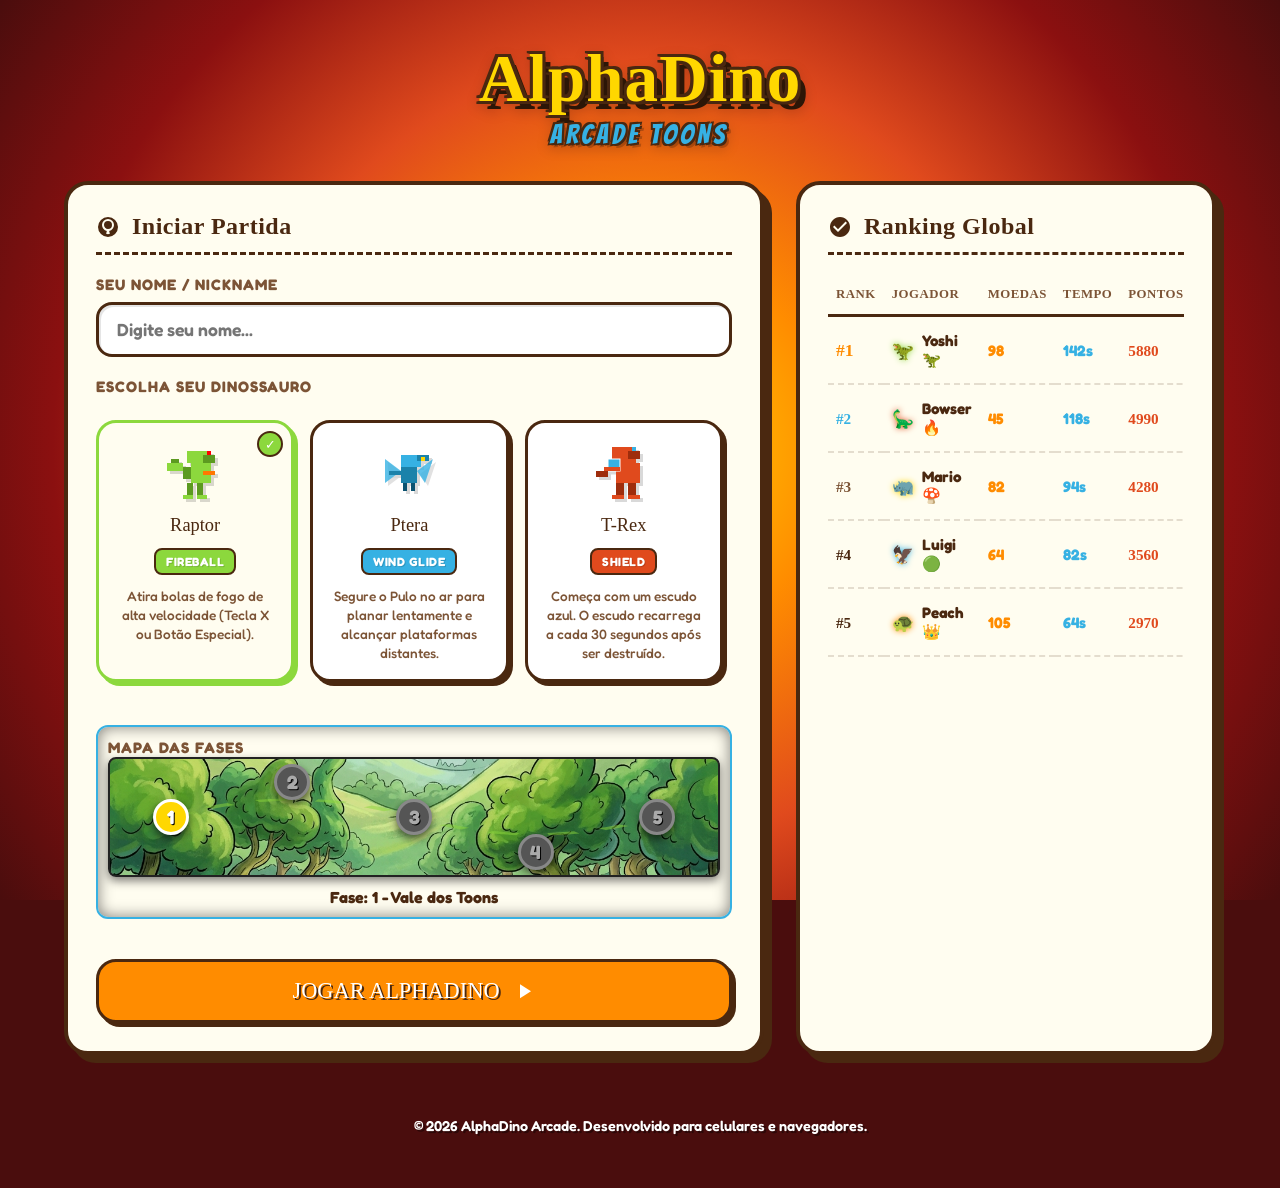
<file: index.html>
<!DOCTYPE html>
<html lang="pt-BR">
<head>
  <meta charset="UTF-8">
  <meta name="viewport" content="width=device-width, initial-scale=1.0">
  <title>AlphaDino - Plataforma Cartoon Platformer</title>
  <link rel="stylesheet" href="style.css">
  <link rel="manifest" href="manifest.json">
  <meta name="theme-color" content="#ff8c00">
  <link rel="apple-touch-icon" href="icon-192.png">
</head>
<body>
  <div class="container">
    
    <header>
      <div class="logo-container">
        <h1 class="logo-main" id="platform-title">AlphaDino</h1>
        <div class="logo-sub">Arcade Toons</div>
      </div>
    </header>
 
    <main class="dashboard-grid">
      
      <!-- Character Selection & Name Setup -->
      <section class="card" aria-labelledby="char-setup-title">
        <h2 id="char-setup-title" class="card-title">
          <svg style="width:24px;height:24px" viewBox="0 0 24 24">
            <path fill="currentColor" d="M12,2A10,10 0 0,0 2,12A10,10 0 0,0 12,22A10,10 0 0,0 22,12A10,10 0 0,0 12,2M12,4A6,6 0 0,1 18,10C18,12.91 15.96,15.35 13.14,15.88L13.88,18.64L12,19.14L10.12,18.64L10.86,15.88C8.04,15.35 6,12.91 6,10A6,6 0 0,1 12,4M12,6A4,4 0 0,0 8,10C8,12.2 9.8,14 12,14A4,4 0 0,0 16,10A4,4 0 0,0 12,6Z" />
          </svg>
          Iniciar Partida
        </h2>
        
        <!-- Player Name Setup -->
        <div class="setup-group">
          <label class="setup-label" for="player-name">Seu Nome / Nickname</label>
          <input type="text" id="player-name" class="input-glow" placeholder="Digite seu nome..." maxlength="15" autocomplete="off">
        </div>
 
        <!-- Character Carousel -->
        <div class="character-select-container">
          <label class="setup-label">Escolha seu Dinossauro</label>
          <div class="character-carousel" id="char-carousel">
            
            <!-- Character 1: Raptor (Green) -->
            <div class="character-card selected" data-char="raptor" style="--selected-color: var(--toon-green);">
              <div class="character-sprite">
                <svg viewBox="0 0 64 64">
                  <!-- Green Cyber Raptor -->
                  <rect x="24" y="12" width="24" height="12" fill="#8cd83d" />
                  <rect x="40" y="16" width="12" height="8" fill="#5c9a20" />
                  <rect x="44" y="12" width="4" height="4" fill="#ff0000" /> <!-- Red eye -->
                  <rect x="28" y="24" width="20" height="20" fill="#8cd83d" />
                  <rect x="20" y="28" width="8" height="12" fill="#5c9a20" />
                  <rect x="4" y="24" width="16" height="8" fill="#8cd83d" /> <!-- Tail -->
                  <rect x="8" y="20" width="8" height="4" fill="#5c9a20" />
                  <!-- Fire shoot weapon attachment -->
                  <rect x="40" y="32" width="12" height="4" fill="#ff7700" />
                  <!-- Legs -->
                  <rect x="24" y="44" width="6" height="12" fill="#5c9a20" />
                  <rect x="34" y="44" width="6" height="12" fill="#5c9a20" />
                  <rect x="20" y="56" width="10" height="4" fill="#8cd83d" />
                  <rect x="34" y="56" width="10" height="4" fill="#8cd83d" />
                </svg>
              </div>
              <div class="character-name">Raptor</div>
              <span class="character-power-badge" style="--selected-color: var(--toon-green)">Fireball</span>
              <div class="character-power-desc">Atira bolas de fogo de alta velocidade (Tecla X ou Botão Especial).</div>
            </div>
 
            <!-- Character 2: Ptera (Blue) -->
            <div class="character-card" data-char="ptera" style="--selected-color: var(--toon-blue);">
              <div class="character-sprite">
                <svg viewBox="0 0 64 64">
                  <!-- Blue Flying Ptera -->
                  <rect x="24" y="16" width="20" height="12" fill="#36b1e3" />
                  <rect x="40" y="16" width="12" height="6" fill="#1b82aa" />
                  <rect x="44" y="18" width="4" height="4" fill="#ffd700" /> <!-- Yellow eye -->
                  <rect x="24" y="28" width="16" height="16" fill="#1b82aa" />
                  <!-- Wings -->
                  <path d="M 8 20 L 24 32 L 8 44 Z" fill="#36b1e3" opacity="0.8"/>
                  <path d="M 40 32 L 56 20 L 48 44 Z" fill="#36b1e3" opacity="0.8"/>
                  <!-- Tail -->
                  <rect x="12" y="32" width="12" height="4" fill="#1b82aa" />
                  <!-- Small Legs -->
                  <rect x="26" y="44" width="4" height="8" fill="#0b5270" />
                  <rect x="34" y="44" width="4" height="8" fill="#0b5270" />
                </svg>
              </div>
              <div class="character-name">Ptera</div>
              <span class="character-power-badge" style="--selected-color: var(--toon-blue)">Wind Glide</span>
              <div class="character-power-desc">Segure o Pulo no ar para planar lentamente e alcançar plataformas distantes.</div>
            </div>
 
            <!-- Character 3: T-Rex (Red) -->
            <div class="character-card" data-char="trex" style="--selected-color: var(--toon-red);">
              <div class="character-sprite">
                <svg viewBox="0 0 64 64">
                  <!-- Red Shielded T-Rex -->
                  <rect x="20" y="8" width="24" height="16" fill="#e04a1d" />
                  <rect x="36" y="12" width="12" height="8" fill="#9e2d0d" />
                  <rect x="40" y="8" width="4" height="4" fill="#36b1e3" /> <!-- Cyan eye -->
                  <rect x="24" y="24" width="24" height="20" fill="#e04a1d" />
                  <!-- Cybernetic Armor / Shield generator on back -->
                  <rect x="16" y="20" width="12" height="12" fill="#36b1e3" stroke="#fff" stroke-width="1" />
                  <rect x="12" y="28" width="16" height="4" fill="#e04a1d" /> <!-- Tail -->
                  <rect x="4" y="32" width="12" height="6" fill="#9e2d0d" />
                  <!-- Big Legs -->
                  <rect x="24" y="44" width="8" height="12" fill="#9e2d0d" />
                  <rect x="36" y="44" width="8" height="12" fill="#9e2d0d" />
                  <rect x="20" y="56" width="12" height="4" fill="#e04a1d" />
                  <rect x="36" y="56" width="12" height="4" fill="#e04a1d" />
                </svg>
              </div>
              <div class="character-name">T-Rex</div>
              <span class="character-power-badge" style="--selected-color: var(--toon-red)">Shield</span>
              <div class="character-power-desc">Começa com um escudo azul. O escudo recarrega a cada 30 segundos após ser destruído.</div>
            </div>
 
            <!-- Character 4: Trike (Yellow) -->
            <div class="character-card" data-char="trike" style="--selected-color: var(--toon-yellow);">
              <div class="character-sprite">
                <svg viewBox="0 0 64 64">
                  <!-- Yellow Horned Triceratops -->
                  <rect x="24" y="16" width="20" height="16" fill="#ffd700" />
                  <!-- Horns -->
                  <polygon points="44,20 52,16 44,24" fill="#ffffff" />
                  <polygon points="40,12 48,8 40,16" fill="#ffffff" />
                  <polygon points="42,28 48,28 42,32" fill="#ffffff" />
                  <!-- Eye -->
                  <rect x="34" y="20" width="4" height="4" fill="#e04a1d" />
                  <!-- Body -->
                  <rect x="16" y="28" width="24" height="18" fill="#bfa200" />
                  <rect x="8" y="32" width="12" height="6" fill="#8c7700" /> <!-- Tail -->
                  <!-- Heavy Legs -->
                  <rect x="20" y="46" width="6" height="10" fill="#8c7700" />
                  <rect x="32" y="46" width="6" height="10" fill="#8c7700" />
                  <rect x="16" y="56" width="10" height="4" fill="#ffd700" />
                  <rect x="30" y="56" width="10" height="4" fill="#ffd700" />
                </svg>
              </div>
              <div class="character-name">Trike</div>
              <span class="character-power-badge" style="--selected-color: var(--toon-yellow)">Dash Attack</span>
              <div class="character-power-desc">Dê um duplo clique no Pulo ou aperte Especial para dar um Dash e quebrar inimigos.</div>
            </div>
 
            <!-- Character 5: Stego (Orange) -->
            <div class="character-card" data-char="stego" style="--selected-color: var(--toon-orange);">
              <div class="character-sprite">
                <svg viewBox="0 0 64 64">
                  <!-- Orange Spiked Stegosaurus -->
                  <rect x="24" y="16" width="20" height="12" fill="#ff8c00" />
                  <rect x="40" y="20" width="10" height="6" fill="#c46c00" />
                  <rect x="42" y="16" width="4" height="4" fill="#36b1e3" />
                  <!-- Spikes/Plates on back -->
                  <polygon points="20,16 24,8 28,16" fill="#e04a1d" />
                  <polygon points="28,16 32,8 36,16" fill="#e04a1d" />
                  <polygon points="36,16 40,8 44,16" fill="#e04a1d" />
                  <polygon points="12,24 16,16 20,24" fill="#e04a1d" />
                  <!-- Body -->
                  <rect x="14" y="28" width="26" height="16" fill="#ff8c00" />
                  <rect x="4" y="24" width="12" height="6" fill="#c46c00" /> <!-- Tail -->
                  <!-- Legs -->
                  <rect x="18" y="44" width="6" height="12" fill="#c46c00" />
                  <rect x="30" y="44" width="6" height="12" fill="#c46c00" />
                  <rect x="14" y="56" width="10" height="4" fill="#ff8c00" />
                  <rect x="30" y="56" width="10" height="4" fill="#ff8c00" />
                </svg>
              </div>
              <div class="character-name">Stego</div>
              <span class="character-power-badge" style="--selected-color: var(--toon-orange)">Magnet</span>
              <div class="character-power-desc">Ímã permanente de curto alcance para atrair todas as moedas e itens próximos.</div>
            </div>
 
          </div>
        </div>
 
        <!-- World Map Level Selection -->
        <div class="world-map-container" style="margin-top: 15px;">
          <label class="setup-label">Mapa das Fases</label>
          <div class="world-map" id="world-map">
            <svg class="map-path" viewBox="0 0 100 100" preserveAspectRatio="none">
              <path d="M 10,50 Q 30,20 50,50 T 90,50" stroke="var(--toon-green)" stroke-width="2" stroke-dasharray="5,5" fill="none" opacity="0.5" />
            </svg>
            <div class="map-node selected" data-level="1" style="left: 10%; top: 50%;">1</div>
            <div class="map-node locked" data-level="2" style="left: 30%; top: 20%;">2</div>
            <div class="map-node locked" data-level="3" style="left: 50%; top: 50%;">3</div>
            <div class="map-node locked" data-level="4" style="left: 70%; top: 80%;">4</div>
            <div class="map-node locked" data-level="5" style="left: 90%; top: 50%;">5</div>
          </div>
          <div class="selected-level-info" id="selected-level-info" style="text-align: center; margin-top: 10px; font-weight: bold;">
            Fase: <span id="lbl-sel-level" class="neon-text-green">1 - Vale dos Toons</span>
          </div>
        </div>
 
        <!-- Start Button -->
        <button id="btn-start" class="btn-play">
          Jogar AlphaDino
          <svg style="width:24px;height:24px" viewBox="0 0 24 24">
            <path fill="currentColor" d="M8,5.14V19.14L19,12.14L8,5.14Z" />
          </svg>
        </button>
      </section>


      <!-- Leaderboard Column -->
      <section class="card" aria-labelledby="leaderboard-title">
        <h2 id="leaderboard-title" class="card-title">
          <svg style="width:24px;height:24px" viewBox="0 0 24 24">
            <path fill="currentColor" d="M12 2C6.5 2 2 6.5 2 12S6.5 22 12 22 22 17.5 22 12 17.5 2 12 2M10 17L5 12L6.41 10.59L10 14.17L17.59 6.58L19 8L10 17Z" />
          </svg>
          Ranking Global
        </h2>
        
        <div style="overflow-x: auto;">
          <table class="leaderboard-table" id="leaderboard-table">
            <thead>
              <tr>
                <th scope="col" style="width: 10%;">Rank</th>
                <th scope="col" style="width: 45%;">Jogador</th>
                <th scope="col" style="width: 15%;">Moedas</th>
                <th scope="col" style="width: 15%;">Tempo</th>
                <th scope="col" style="width: 15%;">Pontos</th>
              </tr>
            </thead>
            <tbody id="leaderboard-body">
              <!-- Dynamically populated via JS -->
            </tbody>
          </table>
          <div id="no-scores-message" class="no-scores" style="display: none;">
            Nenhuma pontuação registrada ainda. Seja o primeiro!
          </div>
        </div>
      </section>

    </main>

    <footer>
      <p>&copy; 2026 AlphaDino Arcade. Desenvolvido para celulares e navegadores.</p>
    </footer>
  </div>

  <script src="app.js"></script>
  <script>
    if ('serviceWorker' in navigator) {
      window.addEventListener('load', () => {
        navigator.serviceWorker.register('./sw.js')
          .then(reg => console.log('Service Worker registered:', reg.scope))
          .catch(err => console.log('Service Worker registration failed:', err));
      });
    }
  </script>
</body>
</html>
</file>
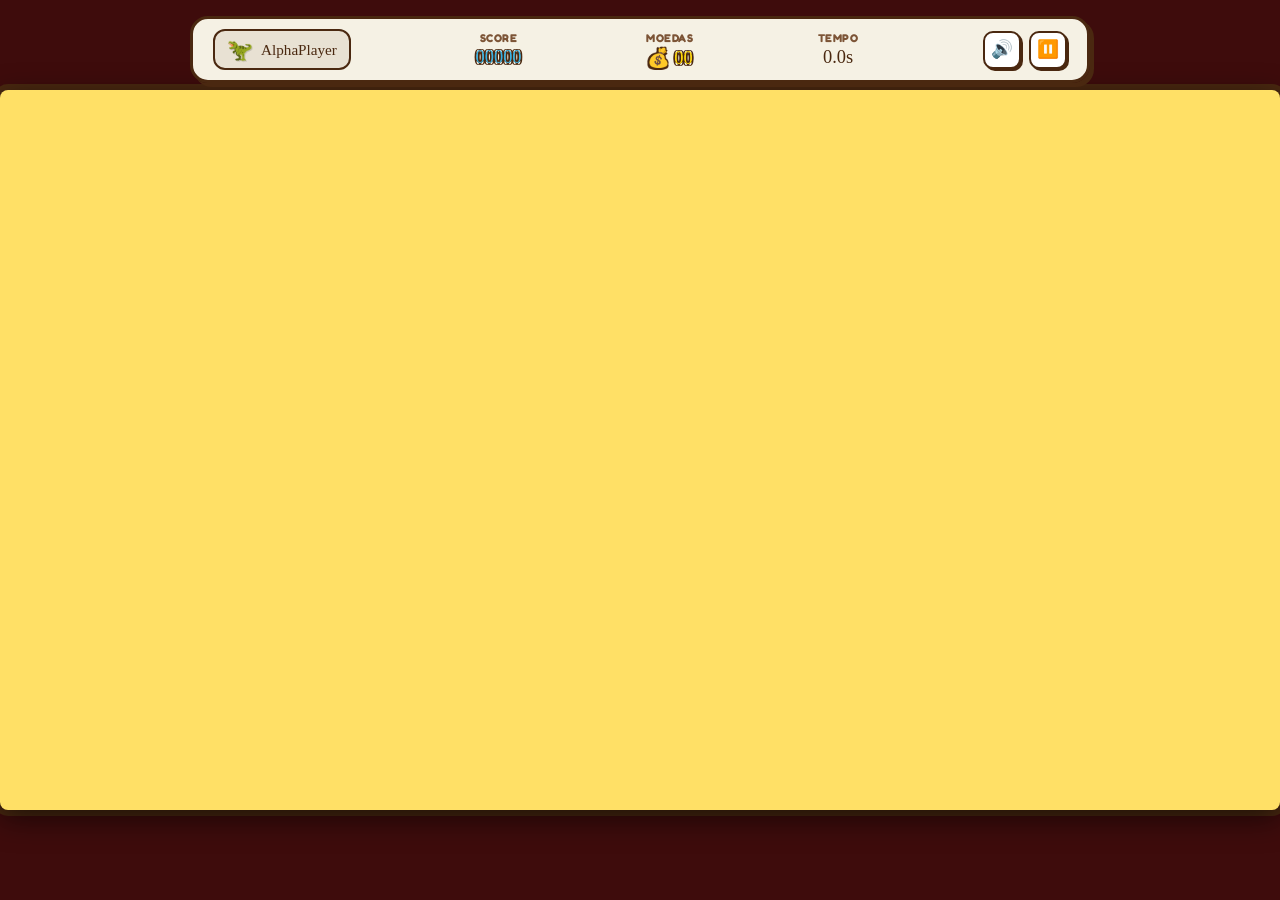
<file: game/index.html>
<!DOCTYPE html>
<html lang="pt-BR">
<head>
  <meta charset="UTF-8">
  <meta name="viewport" content="width=device-width, initial-scale=1.0, maximum-scale=1.0, user-scalable=no">
  <title>AlphaDino - Jogando</title>
  <link rel="stylesheet" href="../style.css">
  <link rel="stylesheet" href="game.css">
</head>
<body>
  <!-- HUD overlay -->
  <div class="game-hud">
    <div class="hud-item player-info">
      <span class="hud-emoji" id="hud-char-emoji">🦖</span>
      <span class="hud-text" id="hud-player-name">AlphaPlayer</span>
    </div>
    
    <div class="hud-item score-container">
      <span class="hud-label">Score</span>
      <span class="hud-val neon-text-cyan" id="hud-score">00000</span>
    </div>

    <div class="hud-item coins-container">
      <span class="hud-label">Moedas</span>
      <span class="hud-val neon-text-yellow" id="hud-coins">💰 00</span>
    </div>

    <div class="hud-item time-container">
      <span class="hud-label">Tempo</span>
      <span class="hud-val" id="hud-time">0.0s</span>
    </div>
    
    <div class="hud-controls">
      <button id="btn-audio-toggle" class="hud-btn" aria-label="Mudar áudio">
        🔊
      </button>
      <button id="btn-pause-toggle" class="hud-btn" aria-label="Pausar jogo">
        ⏸️
      </button>
    </div>
  </div>

  <!-- Active Powerup Bar -->
  <div class="powerup-status-bar" id="powerup-status-bar" style="display: none;">
    <span id="powerup-name">POWERUP</span>
    <div class="powerup-progress-bg">
      <div class="powerup-progress-fill" id="powerup-progress-fill"></div>
    </div>
  </div>

  <!-- Game Canvas Container -->
  <div class="canvas-container">
    <canvas id="gameCanvas" width="1280" height="720"></canvas>
  </div>

  <!-- Mobile Touch Controls -->
  <div class="mobile-controls" id="mobile-controls">
    <div class="control-left-zone" id="joystick-container">
      <div id="joystick-base" class="joystick-base">
        <div id="joystick-handle" class="joystick-handle"></div>
      </div>
    </div>
    
    <div class="control-right-zone">
      <!-- Special Ability / Shoot button -->
      <button id="ctrl-special" class="ctrl-btn btn-special" aria-label="Poder Especial">
        <svg viewBox="0 0 24 24">
          <path fill="currentColor" d="M12,2A10,10 0 0,0 2,12A10,10 0 0,0 12,22A10,10 0 0,0 22,12A10,10 0 0,0 12,2M12,4A8,8 0 0,1 20,12A8,8 0 0,1 12,20A8,8 0 0,1 4,12A8,8 0 0,1 12,4M12,6A6,6 0 0,0 6,12A6,6 0 0,0 12,18A6,6 0 0,0 18,12A6,6 0 0,0 12,6M12,8A4,4 0 0,1 16,12A4,4 0 0,1 12,16A4,4 0 0,1 8,12A4,4 0 0,1 12,8Z" />
        </svg>
        <span id="ctrl-special-label">SP</span>
      </button>
      
      <!-- Jump button -->
      <button id="ctrl-jump" class="ctrl-btn btn-jump" aria-label="Pular">
        <svg viewBox="0 0 24 24">
          <path fill="currentColor" d="M7.41,15.41L12,10.83L16.59,15.41L18,14L12,8L6,14L7.41,15.41Z" />
        </svg>
        <span>JUMP</span>
      </button>
    </div>
  </div>

  <!-- Game Over Screen -->
  <div class="overlay" id="gameover-overlay" style="display: none;">
    <div class="card overlay-card animate-scale">
      <h2 class="card-title text-center neon-text-magenta">FIM DE JOGO</h2>
      <div class="gameover-stats">
        <div class="stat-row">
          <span>Jogador:</span>
          <span id="go-player">AlphaPlayer</span>
        </div>
        <div class="stat-row">
          <span>Personagem:</span>
          <span id="go-char">Raptor 🦖</span>
        </div>
        <div class="stat-row">
          <span>Moedas Coletadas:</span>
          <span class="neon-text-yellow" id="go-coins">💰 0</span>
        </div>
        <div class="stat-row">
          <span>Tempo Sobrevivido:</span>
          <span id="go-time">0.0s</span>
        </div>
        <div class="stat-row final-score">
          <span>Pontuação Final:</span>
          <span class="neon-text-cyan" id="go-score">00000</span>
        </div>
        <div class="stat-row" style="margin-top: 8px; justify-content: center; align-items: center; gap: 8px;">
          <span style="font-weight: bold;">RATING:</span>
          <span id="go-rank" style="font-family: var(--font-display); font-size: 2.2rem; line-height: 1; transform: rotate(-8deg); display: inline-block;">S</span>
        </div>
      </div>
      
      <!-- High Score Notify -->
      <div class="new-highscore-badge" id="new-highscore-badge" style="display: none;">
        🎉 NOVO RECORDE! 🎉
      </div>
      
      <div class="overlay-buttons">
        <button id="btn-restart" class="btn-play">
          Jogar Novamente
          <svg style="width:20px;height:20px" viewBox="0 0 24 24">
            <path fill="currentColor" d="M17.65,6.35C16.2,4.9 14.21,4 12,4A8,8 0 0,0 4,12A8,8 0 0,0 12,20C15.73,20 18.84,17.45 19.73,14H17.65C16.83,16.33 14.61,18 12,18A6,6 0 0,1 6,12A6,6 0 0,1 12,6C13.66,6 15.14,6.69 16.22,7.78L13,11H20V4L17.65,6.35Z" />
          </svg>
        </button>
        <button id="btn-home" class="btn-secondary">
          Menu Principal
        </button>
      </div>
    </div>
  </div>

  <!-- Pause Screen -->
  <div class="overlay" id="pause-overlay" style="display: none;">
    <div class="card overlay-card animate-scale">
      <h2 class="card-title text-center neon-text-yellow">JOGO PAUSADO</h2>
      <p class="text-center" style="color: var(--text-secondary);">Sua corrida está suspensa.</p>
      
      <div class="overlay-buttons">
        <button id="btn-resume" class="btn-play">
          Continuar
          <svg style="width:20px;height:20px" viewBox="0 0 24 24">
            <path fill="currentColor" d="M8,5.14V19.14L19,12.14L8,5.14Z" />
          </svg>
        </button>
        <button id="btn-pause-home" class="btn-secondary">
          Menu Principal
        </button>
      </div>
    </div>
  </div>

  <script src="game.js"></script>
</body>
</html>
</file>
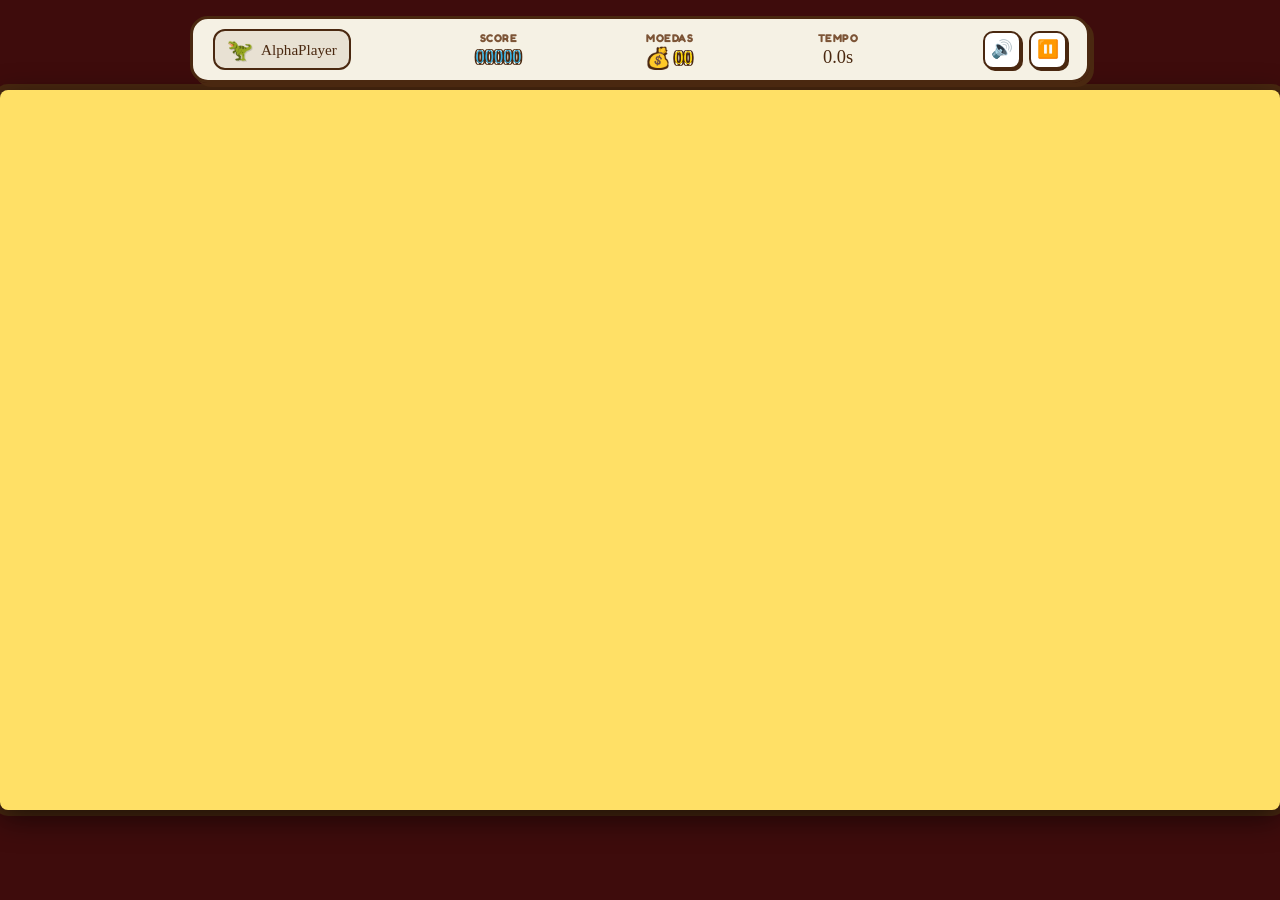
<file: game.html>
<!DOCTYPE html>
<html lang="pt-BR">
<head>
  <meta charset="UTF-8">
  <meta name="viewport" content="width=device-width, initial-scale=1.0, maximum-scale=1.0, user-scalable=no">
  <title>AlphaDino - Jogando</title>
  <link rel="stylesheet" href="style.css">
  <link rel="stylesheet" href="game.css">
</head>
<body>
  <!-- HUD overlay -->
  <div class="game-hud">
    <div class="hud-item player-info">
      <span class="hud-emoji" id="hud-char-emoji">🦖</span>
      <span class="hud-text" id="hud-player-name">AlphaPlayer</span>
    </div>
    
    <div class="hud-item score-container">
      <span class="hud-label">Score</span>
      <span class="hud-val neon-text-cyan" id="hud-score">00000</span>
    </div>

    <div class="hud-item coins-container">
      <span class="hud-label">Moedas</span>
      <span class="hud-val neon-text-yellow" id="hud-coins">💰 00</span>
    </div>

    <div class="hud-item time-container">
      <span class="hud-label">Tempo</span>
      <span class="hud-val" id="hud-time">0.0s</span>
    </div>
    
    <div class="hud-controls">
      <button id="btn-audio-toggle" class="hud-btn" aria-label="Mudar áudio">
        🔊
      </button>
      <button id="btn-pause-toggle" class="hud-btn" aria-label="Pausar jogo">
        ⏸️
      </button>
    </div>
  </div>

  <!-- Active Powerup Bar -->
  <div class="powerup-status-bar" id="powerup-status-bar" style="display: none;">
    <span id="powerup-name">POWERUP</span>
    <div class="powerup-progress-bg">
      <div class="powerup-progress-fill" id="powerup-progress-fill"></div>
    </div>
  </div>

  <!-- Game Canvas Container -->
  <div class="canvas-container">
    <canvas id="gameCanvas" width="1280" height="720"></canvas>
  </div>

  <!-- Mobile Touch Controls -->
  <div class="mobile-controls" id="mobile-controls">
    <div class="control-left-zone" id="joystick-container">
      <div id="joystick-base" class="joystick-base">
        <div id="joystick-handle" class="joystick-handle"></div>
      </div>
    </div>
    
    <div class="control-right-zone">
      <!-- Special Ability / Shoot button -->
      <button id="ctrl-special" class="ctrl-btn btn-special" aria-label="Poder Especial">
        <svg viewBox="0 0 24 24">
          <path fill="currentColor" d="M12,2A10,10 0 0,0 2,12A10,10 0 0,0 12,22A10,10 0 0,0 22,12A10,10 0 0,0 12,2M12,4A8,8 0 0,1 20,12A8,8 0 0,1 12,20A8,8 0 0,1 4,12A8,8 0 0,1 12,4M12,6A6,6 0 0,0 6,12A6,6 0 0,0 12,18A6,6 0 0,0 18,12A6,6 0 0,0 12,6M12,8A4,4 0 0,1 16,12A4,4 0 0,1 12,16A4,4 0 0,1 8,12A4,4 0 0,1 12,8Z" />
        </svg>
        <span id="ctrl-special-label">SP</span>
      </button>
      
      <!-- Jump button -->
      <button id="ctrl-jump" class="ctrl-btn btn-jump" aria-label="Pular">
        <svg viewBox="0 0 24 24">
          <path fill="currentColor" d="M7.41,15.41L12,10.83L16.59,15.41L18,14L12,8L6,14L7.41,15.41Z" />
        </svg>
        <span>JUMP</span>
      </button>
    </div>
  </div>

  <!-- Game Over Screen -->
  <div class="overlay" id="gameover-overlay" style="display: none;">
    <div class="card overlay-card animate-scale">
      <h2 class="card-title text-center neon-text-magenta">FIM DE JOGO</h2>
      <div class="gameover-stats">
        <div class="stat-row">
          <span>Jogador:</span>
          <span id="go-player">AlphaPlayer</span>
        </div>
        <div class="stat-row">
          <span>Personagem:</span>
          <span id="go-char">Raptor 🦖</span>
        </div>
        <div class="stat-row">
          <span>Moedas Coletadas:</span>
          <span class="neon-text-yellow" id="go-coins">💰 0</span>
        </div>
        <div class="stat-row">
          <span>Tempo Sobrevivido:</span>
          <span id="go-time">0.0s</span>
        </div>
        <div class="stat-row final-score">
          <span>Pontuação Final:</span>
          <span class="neon-text-cyan" id="go-score">00000</span>
        </div>
        <div class="stat-row" style="margin-top: 8px; justify-content: center; align-items: center; gap: 8px;">
          <span style="font-weight: bold;">RATING:</span>
          <span id="go-rank" style="font-family: var(--font-display); font-size: 2.2rem; line-height: 1; transform: rotate(-8deg); display: inline-block;">S</span>
        </div>
      </div>
      
      <!-- High Score Notify -->
      <div class="new-highscore-badge" id="new-highscore-badge" style="display: none;">
        🎉 NOVO RECORDE! 🎉
      </div>
      
      <div class="overlay-buttons">
        <button id="btn-restart" class="btn-play">
          Jogar Novamente
          <svg style="width:20px;height:20px" viewBox="0 0 24 24">
            <path fill="currentColor" d="M17.65,6.35C16.2,4.9 14.21,4 12,4A8,8 0 0,0 4,12A8,8 0 0,0 12,20C15.73,20 18.84,17.45 19.73,14H17.65C16.83,16.33 14.61,18 12,18A6,6 0 0,1 6,12A6,6 0 0,1 12,6C13.66,6 15.14,6.69 16.22,7.78L13,11H20V4L17.65,6.35Z" />
          </svg>
        </button>
        <button id="btn-home" class="btn-secondary">
          Menu Principal
        </button>
      </div>
    </div>
  </div>

  <!-- Pause Screen -->
  <div class="overlay" id="pause-overlay" style="display: none;">
    <div class="card overlay-card animate-scale">
      <h2 class="card-title text-center neon-text-yellow">JOGO PAUSADO</h2>
      <p class="text-center" style="color: var(--text-secondary);">Sua corrida está suspensa.</p>
      
      <div class="overlay-buttons">
        <button id="btn-resume" class="btn-play">
          Continuar
          <svg style="width:20px;height:20px" viewBox="0 0 24 24">
            <path fill="currentColor" d="M8,5.14V19.14L19,12.14L8,5.14Z" />
          </svg>
        </button>
        <button id="btn-pause-home" class="btn-secondary">
          Menu Principal
        </button>
      </div>
    </div>
  </div>

  <script src="game.js"></script>
</body>
</html>
</file>
<file: style.css>
@import url('https://fonts.googleapis.com/css2?family=Fredoka:wght@300;400;500;600;700&family=Slackey&family=Bangers&display=swap');

:root {
  --bg-color: #4a0d0d;
  --panel-bg: #fffdf0;
  --panel-border: #4a2810;
  --toon-brown: #4a2810;
  --toon-shadow: #2c1607;
  
  /* Cartoon colors */
  --toon-yellow: #ffd700;
  --toon-orange: #ff8c00;
  --toon-red: #e04a1d;
  --toon-green: #8cd83d;
  --toon-blue: #36b1e3;
  --toon-pink: #ff60a0;
  --toon-purple: #9d4edd;
  
  --text-primary: #4a2810;
  --text-secondary: #7c5436;
  
  --font-display: 'Slackey', cursive;
  --font-sans: 'Fredoka', system-ui, sans-serif;
  --font-action: 'Bangers', cursive;
}

* {
  box-sizing: border-box;
  margin: 0;
  padding: 0;
  -webkit-tap-highlight-color: transparent;
}

body {
  font-family: var(--font-sans);
  background-color: var(--bg-color);
  color: var(--text-primary);
  min-height: 100vh;
  display: flex;
  flex-direction: column;
  align-items: center;
  justify-content: flex-start;
  overflow-x: hidden;
  /* Looney Tunes Concentric Rings Background */
  background-image: 
    radial-gradient(circle, var(--toon-yellow) 0%, var(--toon-orange) 25%, var(--toon-red) 50%, #8b1010 75%, #4a0d0d 100%);
  background-attachment: fixed;
}

/* Custom Scrollbar */
::-webkit-scrollbar {
  width: 12px;
}
::-webkit-scrollbar-track {
  background: var(--toon-brown);
}
::-webkit-scrollbar-thumb {
  background: var(--toon-orange);
  border-radius: 6px;
  border: 3px solid var(--toon-brown);
}
::-webkit-scrollbar-thumb:hover {
  background: var(--toon-yellow);
}

/* Header & Layout Container */
.container {
  width: 100%;
  max-width: 1200px;
  padding: 24px;
  display: flex;
  flex-direction: column;
  gap: 32px;
  align-items: center;
  flex-grow: 1;
}

header {
  text-align: center;
  margin-top: 16px;
  display: flex;
  flex-direction: column;
  align-items: center;
  gap: 8px;
  filter: drop-shadow(0 4px 6px rgba(0, 0, 0, 0.15));
}

.logo-container {
  display: flex;
  flex-direction: column;
  align-items: center;
}

.logo-main {
  font-family: var(--font-display);
  font-size: 4.2rem;
  color: var(--toon-yellow);
  text-shadow: 
    3px 3px 0px var(--toon-brown),
    -3px -3px 0px var(--toon-brown),
    3px -3px 0px var(--toon-brown),
    -3px 3px 0px var(--toon-brown),
    8px 8px 0px var(--toon-shadow);
  margin-bottom: 2px;
  letter-spacing: 1px;
}

.logo-sub {
  font-family: var(--font-action);
  font-size: 1.7rem;
  letter-spacing: 4px;
  color: var(--toon-blue);
  text-shadow: 
    2px 2px 0px var(--toon-brown),
    -2px -2px 0px var(--toon-brown),
    2px -2px 0px var(--toon-brown),
    -2px 2px 0px var(--toon-brown),
    4px 4px 0px rgba(0, 0, 0, 0.2);
  text-transform: uppercase;
}

/* Main Dashboard Layout */
.dashboard-grid {
  display: grid;
  grid-template-columns: 1fr;
  gap: 32px;
  width: 100%;
}

@media (min-width: 900px) {
  .dashboard-grid {
    grid-template-columns: 1.25fr 0.75fr;
  }
}

/* Cartoon Panels (Cards) */
.card {
  background: var(--panel-bg);
  border: 4px solid var(--panel-border);
  border-radius: 24px;
  padding: 28px;
  box-shadow: 8px 8px 0px var(--toon-brown);
  display: flex;
  flex-direction: column;
  gap: 20px;
  position: relative;
  overflow: hidden;
  transition: transform 0.2s ease, box-shadow 0.2s ease;
}

.card:hover {
  transform: translate(-2px, -2px);
  box-shadow: 10px 10px 0px var(--toon-brown);
}

.card-title {
  font-family: var(--font-display);
  font-size: 1.5rem;
  color: var(--text-primary);
  display: flex;
  align-items: center;
  gap: 12px;
  border-bottom: 3px dashed var(--panel-border);
  padding-bottom: 12px;
  letter-spacing: 0.5px;
}

/* Profile Setup Form */
.setup-group {
  display: flex;
  flex-direction: column;
  gap: 8px;
}

.setup-label {
  font-size: 0.95rem;
  font-weight: 700;
  text-transform: uppercase;
  letter-spacing: 1px;
  color: var(--text-secondary);
}

.input-glow {
  background: #ffffff;
  border: 3px solid var(--toon-brown);
  color: var(--text-primary);
  padding: 14px 18px;
  border-radius: 16px;
  font-size: 1.1rem;
  font-family: var(--font-sans);
  font-weight: 600;
  outline: none;
  transition: all 0.2s ease;
  box-shadow: inset 2px 2px 0px rgba(0,0,0,0.1);
}

.input-glow:focus {
  border-color: var(--toon-orange);
  box-shadow: 0 0 0 4px rgba(255, 140, 0, 0.2), inset 2px 2px 0px rgba(0,0,0,0.1);
}

/* Character Selection Carousel */
.character-select-container {
  display: flex;
  flex-direction: column;
  gap: 16px;
}

.character-carousel {
  display: flex;
  gap: 16px;
  overflow-x: auto;
  padding: 8px 4px;
  scroll-snap-type: x mandatory;
  scrollbar-width: thin;
}

.character-card {
  flex: 0 0 calc(50% - 8px);
  scroll-snap-align: start;
  background: #ffffff;
  border: 3px solid var(--toon-brown);
  border-radius: 20px;
  padding: 16px;
  display: flex;
  flex-direction: column;
  align-items: center;
  gap: 12px;
  cursor: pointer;
  transition: all 0.2s ease;
  text-align: center;
  position: relative;
  box-shadow: 4px 4px 0px var(--toon-brown);
}

@media (min-width: 600px) {
  .character-card {
    flex: 0 0 calc(33.33% - 11px);
  }
}

.character-card:hover {
  transform: translateY(-4px);
  box-shadow: 6px 6px 0px var(--toon-brown);
}

.character-card.selected {
  background: #fffdf0;
  border-color: var(--selected-color, var(--toon-orange));
  box-shadow: 4px 4px 0px var(--selected-color, var(--toon-orange));
}

.character-card.selected::after {
  content: '✓';
  position: absolute;
  top: 8px;
  right: 8px;
  background: var(--selected-color, var(--toon-orange));
  color: #ffffff;
  font-weight: bold;
  font-size: 0.8rem;
  width: 22px;
  height: 22px;
  border-radius: 50%;
  display: flex;
  align-items: center;
  justify-content: center;
  border: 2px solid var(--toon-brown);
}

/* Character Visual Asset Mock */
.character-sprite {
  width: 64px;
  height: 64px;
  display: flex;
  align-items: center;
  justify-content: center;
  filter: drop-shadow(3px 3px 0px rgba(0, 0, 0, 0.15));
}

.character-sprite svg {
  width: 100%;
  height: 100%;
}

.character-name {
  font-family: var(--font-display);
  font-size: 1.15rem;
  color: var(--text-primary);
}

.character-power-badge {
  background: var(--selected-color, var(--toon-orange));
  color: #ffffff;
  padding: 4px 10px;
  border-radius: 8px;
  font-size: 0.75rem;
  font-weight: 700;
  text-transform: uppercase;
  letter-spacing: 0.5px;
  border: 2px solid var(--toon-brown);
  text-shadow: 1px 1px 0px rgba(0,0,0,0.15);
}

.character-power-desc {
  font-size: 0.85rem;
  color: var(--text-secondary);
  line-height: 1.4;
  font-weight: 500;
}

/* Play Button */
.btn-play {
  background: var(--toon-orange);
  color: #ffffff;
  font-family: var(--font-display);
  font-size: 1.4rem;
  text-transform: uppercase;
  padding: 16px 32px;
  border: 3px solid var(--toon-brown);
  border-radius: 20px;
  cursor: pointer;
  transition: all 0.15s cubic-bezier(0.175, 0.885, 0.32, 1.275);
  width: 100%;
  box-shadow: 4px 4px 0px var(--toon-brown);
  display: flex;
  align-items: center;
  justify-content: center;
  gap: 12px;
  text-shadow: 2px 2px 0px var(--toon-brown);
}

.btn-play:hover {
  transform: translateY(-2px);
  box-shadow: 6px 6px 0px var(--toon-brown);
  background: #ffa726;
  color: #ffffff;
}

.btn-play:active {
  transform: translateY(2px);
  box-shadow: 2px 2px 0px var(--toon-brown);
}

/* Leaderboard Styling */
.leaderboard-table {
  width: 100%;
  border-collapse: collapse;
  text-align: left;
  font-size: 0.95rem;
}

.leaderboard-table th {
  font-family: var(--font-display);
  font-size: 0.8rem;
  text-transform: uppercase;
  color: var(--text-secondary);
  padding: 12px 8px;
  border-bottom: 3px solid var(--toon-brown);
  letter-spacing: 0.5px;
}

.leaderboard-table td {
  padding: 14px 8px;
  border-bottom: 2px dashed rgba(74, 40, 16, 0.15);
  font-weight: 600;
  color: var(--text-primary);
}

.leaderboard-table tr:hover td {
  background: rgba(255, 140, 0, 0.05);
}

.leaderboard-table tr:nth-child(1) .rank-num { color: var(--toon-orange); font-size: 1.1rem; }
.leaderboard-table tr:nth-child(2) .rank-num { color: var(--toon-blue); }
.leaderboard-table tr:nth-child(3) .rank-num { color: var(--text-secondary); }

.rank-num {
  font-family: var(--font-display);
  font-weight: bold;
}

.player-name-cell {
  font-weight: 700;
  display: flex;
  align-items: center;
  gap: 8px;
}

.mini-sprite {
  width: 24px;
  height: 24px;
  border-radius: 4px;
}

.score-num {
  font-family: var(--font-display);
  color: var(--toon-red);
}

.coins-num {
  color: var(--toon-orange);
  font-weight: bold;
}

.time-num {
  color: var(--toon-blue);
  font-weight: bold;
}

.no-scores {
  text-align: center;
  color: var(--text-secondary);
  padding: 30px 0;
  font-style: italic;
  font-weight: 600;
}

/* Footer styling */
footer {
  text-align: center;
  padding: 30px 10px;
  color: #ffffff;
  font-weight: 600;
  font-size: 0.9rem;
  margin-top: auto;
  width: 100%;
  text-shadow: 2px 2px 0px rgba(0,0,0,0.4);
}


/* World Map UI */
.world-map-container {
  width: 100%;
  padding: 10px;
  background: var(--surface-light);
  border-radius: 12px;
  border: 2px solid var(--toon-blue);
  box-shadow: inset 0 0 15px rgba(0,0,0,0.5);
  margin-bottom: 20px;
}

.world-map {
  position: relative;
  width: 100%;
  height: 120px;
  background: url('assets/backgrounds/bg_forest.png') center/cover no-repeat;
  border-radius: 8px;
  overflow: hidden;
  border: 2px solid #222;
  box-shadow: 0 4px 10px rgba(0,0,0,0.5);
}

.map-path {
  position: absolute;
  top: 0;
  left: 0;
  width: 100%;
  height: 100%;
  z-index: 1;
}

.map-node {
  position: absolute;
  width: 36px;
  height: 36px;
  background: var(--toon-green);
  border: 3px solid #fff;
  border-radius: 50%;
  transform: translate(-50%, -50%);
  z-index: 2;
  display: flex;
  align-items: center;
  justify-content: center;
  font-weight: 900;
  color: #fff;
  font-size: 1.2rem;
  text-shadow: 1px 1px 0 #000;
  cursor: pointer;
  box-shadow: 0 4px 8px rgba(0,0,0,0.6);
  transition: all 0.2s cubic-bezier(0.175, 0.885, 0.32, 1.275);
}

.map-node:hover {
  transform: translate(-50%, -50%) scale(1.2);
  box-shadow: 0 6px 12px rgba(0,0,0,0.8);
}

.map-node.selected {
  background: var(--toon-yellow);
  animation: node-pulse 1.5s infinite;
  border-color: #fff;
}

.map-node.locked {
  background: #555;
  border-color: #888;
  color: #aaa;
  cursor: not-allowed;
}
.map-node.locked:hover {
  transform: translate(-50%, -50%);
}

@keyframes node-pulse {
  0% { box-shadow: 0 0 0 0 rgba(255, 215, 0, 0.7); }
  70% { box-shadow: 0 0 0 10px rgba(255, 215, 0, 0); }
  100% { box-shadow: 0 0 0 0 rgba(255, 215, 0, 0); }
}
</file>
<file: game/game.css>
body, html, canvas, .canvas-container, .mobile-controls, .joystick-base, .joystick-handle, .ctrl-btn {
  touch-action: none;
  -webkit-user-select: none;
  user-select: none;
  -webkit-touch-callout: none;
  -webkit-tap-highlight-color: transparent;
}

body {
  height: 100vh;
  margin: 0;
  padding: 0;
  display: flex;
  flex-direction: column;
  justify-content: center;
  align-items: center;
  overflow: hidden;
  position: relative;
  font-family: var(--font-sans);
}

/* Canvas Container & Autoscaling */
.canvas-container {
  width: 100vw;
  height: 100vh;
  max-width: 100%;
  max-height: 100%;
  display: flex;
  justify-content: center;
  align-items: center;
  background-color: #3e0c0c;
  position: absolute;
  top: 0;
  left: 0;
  z-index: 1;
}

canvas {
  max-width: 100%;
  max-height: 100%;
  box-shadow: 0 8px 30px rgba(0, 0, 0, 0.6), 0 0 0 6px var(--toon-brown);
  border-radius: 8px;
  background-color: #ffe066;
  display: block;
  image-rendering: pixelated;
  image-rendering: crisp-edges;
  aspect-ratio: 16/9;
}

/* Floating Cartoon HUD */
.game-hud {
  position: absolute;
  top: 16px;
  left: 50%;
  transform: translateX(-50%);
  width: 92%;
  max-width: 900px;
  background: rgba(255, 253, 240, 0.95);
  border: 3px solid var(--toon-brown);
  border-radius: 18px;
  padding: 10px 20px;
  display: flex;
  justify-content: space-between;
  align-items: center;
  z-index: 10;
  box-shadow: 4px 4px 0px var(--toon-brown);
  gap: 12px;
}

.hud-item {
  display: flex;
  flex-direction: column;
  align-items: center;
}

.player-info {
  flex-direction: row;
  gap: 8px;
  background: rgba(74, 40, 16, 0.08);
  padding: 6px 12px;
  border-radius: 12px;
  border: 2px solid var(--toon-brown);
}

.hud-emoji {
  font-size: 1.3rem;
  filter: drop-shadow(1px 1px 0px rgba(0,0,0,0.15));
}

.hud-text {
  font-family: var(--font-display);
  font-size: 0.95rem;
  color: var(--text-primary);
  max-width: 120px;
  white-space: nowrap;
  overflow: hidden;
  text-overflow: ellipsis;
}

.hud-label {
  font-size: 0.7rem;
  font-weight: 700;
  text-transform: uppercase;
  color: var(--text-secondary);
  letter-spacing: 0.5px;
  margin-bottom: 2px;
}

.hud-val {
  font-family: var(--font-display);
  font-size: 1.15rem;
  color: var(--text-primary);
}

/* Redefined Neon Texts for Cartoon Style */
.neon-text-cyan {
  color: var(--toon-blue) !important;
  text-shadow: 
    1.5px 1.5px 0px var(--toon-brown),
    -1.5px -1.5px 0px var(--toon-brown),
    1.5px -1.5px 0px var(--toon-brown),
    -1.5px 1.5px 0px var(--toon-brown);
}

.neon-text-magenta {
  color: var(--toon-red) !important;
  text-shadow: 
    1.5px 1.5px 0px var(--toon-brown),
    -1.5px -1.5px 0px var(--toon-brown),
    1.5px -1.5px 0px var(--toon-brown),
    -1.5px 1.5px 0px var(--toon-brown);
}

.neon-text-yellow {
  color: var(--toon-yellow) !important;
  text-shadow: 
    1.5px 1.5px 0px var(--toon-brown),
    -1.5px -1.5px 0px var(--toon-brown),
    1.5px -1.5px 0px var(--toon-brown),
    -1.5px 1.5px 0px var(--toon-brown);
}

.hud-controls {
  display: flex;
  gap: 8px;
}

.hud-btn {
  background: #ffffff;
  border: 2px solid var(--toon-brown);
  color: var(--text-primary);
  border-radius: 10px;
  width: 38px;
  height: 38px;
  font-size: 1.1rem;
  display: flex;
  align-items: center;
  justify-content: center;
  cursor: pointer;
  box-shadow: 2px 2px 0px var(--toon-brown);
  transition: all 0.1s ease;
}

.hud-btn:hover {
  background: var(--toon-yellow);
}

.hud-btn:active {
  transform: translate(2px, 2px);
  box-shadow: 0px 0px 0px var(--toon-brown);
}

/* Powerup Status Bar */
.powerup-status-bar {
  position: absolute;
  top: 90px;
  left: 50%;
  transform: translateX(-50%);
  width: 250px;
  background: #fffdf0;
  border: 3px solid var(--toon-brown);
  border-radius: 16px;
  padding: 6px 12px;
  display: flex;
  align-items: center;
  justify-content: space-between;
  gap: 10px;
  z-index: 10;
  box-shadow: 3px 3px 0px var(--toon-brown);
  font-family: var(--font-display);
  font-size: 0.75rem;
  color: var(--toon-brown);
}

.powerup-progress-bg {
  flex-grow: 1;
  height: 10px;
  background: rgba(74, 40, 16, 0.12);
  border: 2px solid var(--toon-brown);
  border-radius: 6px;
  overflow: hidden;
}

.powerup-progress-fill {
  height: 100%;
  width: 100%;
  background: var(--toon-orange);
  transition: width 0.1s linear;
}

/* Floating Cartoon Overlays */
.overlay {
  position: absolute;
  top: 0;
  left: 0;
  width: 100%;
  height: 100%;
  background: rgba(74, 13, 13, 0.75);
  backdrop-filter: blur(6px);
  -webkit-backdrop-filter: blur(6px);
  display: flex;
  justify-content: center;
  align-items: center;
  z-index: 20;
}

.overlay-card {
  width: 90%;
  max-width: 420px;
  background: var(--panel-bg);
  border: 4px solid var(--panel-border);
  border-radius: 24px;
  box-shadow: 8px 8px 0px var(--toon-brown);
  display: flex;
  flex-direction: column;
  gap: 24px;
  padding: 28px;
}

.text-center {
  text-align: center;
  justify-content: center;
}

.gameover-stats {
  display: flex;
  flex-direction: column;
  gap: 12px;
  background: rgba(74, 40, 16, 0.05);
  padding: 18px;
  border-radius: 16px;
  border: 3px dashed rgba(74, 40, 16, 0.15);
}

.stat-row {
  display: flex;
  justify-content: space-between;
  font-size: 1rem;
  font-weight: 600;
  color: var(--text-secondary);
}

.stat-row span:last-child {
  font-family: var(--font-display);
  color: var(--text-primary);
}

.final-score {
  border-top: 3px dashed rgba(74, 40, 16, 0.15);
  padding-top: 10px;
  margin-top: 4px;
  font-size: 1.15rem;
}

.final-score span:last-child {
  font-size: 1.3rem;
  color: var(--toon-red);
}

.new-highscore-badge {
  text-align: center;
  font-family: var(--font-display);
  font-size: 1.15rem;
  color: #ffffff;
  background: var(--toon-orange);
  border: 3px solid var(--toon-brown);
  padding: 8px;
  border-radius: 12px;
  box-shadow: 3px 3px 0px var(--toon-brown);
  text-shadow: 1px 1px 0px var(--toon-brown);
  animation: pulse 1s infinite alternate;
}

.overlay-buttons {
  display: flex;
  flex-direction: column;
  gap: 12px;
}

.btn-secondary {
  background: #ffffff;
  border: 3px solid var(--panel-border);
  color: var(--text-primary);
  font-family: var(--font-display);
  font-size: 1.1rem;
  padding: 14px;
  border-radius: 16px;
  cursor: pointer;
  transition: all 0.1s ease;
  text-align: center;
  box-shadow: 3px 3px 0px var(--toon-brown);
}

.btn-secondary:hover {
  background: rgba(74, 40, 16, 0.05);
}

.btn-secondary:active {
  transform: translate(2px, 2px);
  box-shadow: 1px 1px 0px var(--toon-brown);
}

/* Mobile Virtual Gamepad Controls */
.mobile-controls {
  position: absolute;
  bottom: 0;
  left: 0;
  width: 100%;
  padding: 20px 24px 32px 24px;
  display: flex;
  justify-content: space-between;
  align-items: flex-end;
  pointer-events: none;
  z-index: 15;
}

.control-left-zone {
  position: absolute;
  left: 0;
  bottom: 0;
  width: 50vw;
  height: 70vh;
  pointer-events: auto;
}

.control-right-zone {
  position: absolute;
  right: 24px;
  bottom: 32px;
  display: flex;
  gap: 18px;
  pointer-events: auto;
}

.ctrl-btn {
  width: 80px;
  height: 80px;
  border-radius: 50%;
  background: #ffffff;
  border: 3px solid var(--toon-brown);
  color: var(--toon-brown);
  display: flex;
  flex-direction: column;
  justify-content: center;
  align-items: center;
  cursor: pointer;
  user-select: none;
  touch-action: manipulation;
  box-shadow: 4px 4px 0px var(--toon-brown);
  transition: all 0.1s cubic-bezier(0.175, 0.885, 0.32, 1.275);
}

.ctrl-btn svg {
  width: 32px;
  height: 32px;
}

.ctrl-btn span {
  font-family: var(--font-display);
  font-size: 0.65rem;
  letter-spacing: 0.5px;
  margin-top: -2px;
}

.ctrl-btn:active {
  transform: translate(3px, 3px) scale(0.92);
  box-shadow: 1px 1px 0px var(--toon-brown);
}

/* Joystick Base - Concentric Cartoon Bullseye */
.joystick-base {
  width: 106px;
  height: 106px;
  background: radial-gradient(circle, var(--toon-yellow) 0%, var(--toon-orange) 35%, var(--toon-red) 70%, var(--toon-brown) 100%);
  border: 3px solid var(--toon-brown);
  border-radius: 50%;
  position: absolute;
  left: 40px;
  bottom: 40px;
  opacity: 0.4;
  display: flex;
  justify-content: center;
  align-items: center;
  pointer-events: none;
  box-shadow: 0 4px 12px rgba(0,0,0,0.3);
  touch-action: none;
  transition: opacity 0.2s;
}

/* Joystick Handle - Red Shiny Cartoon Knob */
.joystick-handle {
  width: 48px;
  height: 48px;
  background: radial-gradient(circle, #ff6b6b 0%, #b31010 85%);
  border: 3px solid var(--toon-brown);
  border-radius: 50%;
  position: absolute;
  box-shadow: 0 3px 8px rgba(0,0,0,0.4);
  touch-action: none;
  pointer-events: none;
}

.btn-special {
  background: var(--toon-yellow);
}

.btn-special:active {
  background: #ffc400;
}

.btn-jump {
  width: 92px;
  height: 92px;
  margin-bottom: 8px;
  background: var(--toon-blue);
  color: #ffffff;
  text-shadow: 1px 1px 0px var(--toon-brown);
}

.btn-jump:active {
  background: #1b90c2;
}

/* Animations */
.animate-scale {
  animation: scaleIn 0.3s cubic-bezier(0.175, 0.885, 0.32, 1.275);
}

@keyframes scaleIn {
  from { transform: scale(0.8); opacity: 0; }
  to { transform: scale(1); opacity: 1; }
}

@keyframes pulse {
  from { transform: scale(1); filter: brightness(1); }
  to { transform: scale(1.03); filter: brightness(1.1); }
}

/* Responsive visibility of controls */
@media (hover: hover) and (pointer: fine) {
  .mobile-controls {
    display: none;
  }
}
</file>
<file: game.css>
body, html, canvas, .canvas-container, .mobile-controls, .joystick-base, .joystick-handle, .ctrl-btn {
  touch-action: none;
  -webkit-user-select: none;
  user-select: none;
  -webkit-touch-callout: none;
  -webkit-tap-highlight-color: transparent;
}

body {
  height: 100vh;
  margin: 0;
  padding: 0;
  display: flex;
  flex-direction: column;
  justify-content: center;
  align-items: center;
  overflow: hidden;
  position: relative;
  font-family: var(--font-sans);
}

/* Canvas Container & Autoscaling */
.canvas-container {
  width: 100vw;
  height: 100vh;
  max-width: 100%;
  max-height: 100%;
  display: flex;
  justify-content: center;
  align-items: center;
  background-color: #3e0c0c;
  position: absolute;
  top: 0;
  left: 0;
  z-index: 1;
}

canvas {
  max-width: 100%;
  max-height: 100%;
  box-shadow: 0 8px 30px rgba(0, 0, 0, 0.6), 0 0 0 6px var(--toon-brown);
  border-radius: 8px;
  background-color: #ffe066;
  display: block;
  image-rendering: pixelated;
  image-rendering: crisp-edges;
  aspect-ratio: 16/9;
}

/* Floating Cartoon HUD */
.game-hud {
  position: absolute;
  top: 16px;
  left: 50%;
  transform: translateX(-50%);
  width: 92%;
  max-width: 900px;
  background: rgba(255, 253, 240, 0.95);
  border: 3px solid var(--toon-brown);
  border-radius: 18px;
  padding: 10px 20px;
  display: flex;
  justify-content: space-between;
  align-items: center;
  z-index: 10;
  box-shadow: 4px 4px 0px var(--toon-brown);
  gap: 12px;
}

.hud-item {
  display: flex;
  flex-direction: column;
  align-items: center;
}

.player-info {
  flex-direction: row;
  gap: 8px;
  background: rgba(74, 40, 16, 0.08);
  padding: 6px 12px;
  border-radius: 12px;
  border: 2px solid var(--toon-brown);
}

.hud-emoji {
  font-size: 1.3rem;
  filter: drop-shadow(1px 1px 0px rgba(0,0,0,0.15));
}

.hud-text {
  font-family: var(--font-display);
  font-size: 0.95rem;
  color: var(--text-primary);
  max-width: 120px;
  white-space: nowrap;
  overflow: hidden;
  text-overflow: ellipsis;
}

.hud-label {
  font-size: 0.7rem;
  font-weight: 700;
  text-transform: uppercase;
  color: var(--text-secondary);
  letter-spacing: 0.5px;
  margin-bottom: 2px;
}

.hud-val {
  font-family: var(--font-display);
  font-size: 1.15rem;
  color: var(--text-primary);
}

/* Redefined Neon Texts for Cartoon Style */
.neon-text-cyan {
  color: var(--toon-blue) !important;
  text-shadow: 
    1.5px 1.5px 0px var(--toon-brown),
    -1.5px -1.5px 0px var(--toon-brown),
    1.5px -1.5px 0px var(--toon-brown),
    -1.5px 1.5px 0px var(--toon-brown);
}

.neon-text-magenta {
  color: var(--toon-red) !important;
  text-shadow: 
    1.5px 1.5px 0px var(--toon-brown),
    -1.5px -1.5px 0px var(--toon-brown),
    1.5px -1.5px 0px var(--toon-brown),
    -1.5px 1.5px 0px var(--toon-brown);
}

.neon-text-yellow {
  color: var(--toon-yellow) !important;
  text-shadow: 
    1.5px 1.5px 0px var(--toon-brown),
    -1.5px -1.5px 0px var(--toon-brown),
    1.5px -1.5px 0px var(--toon-brown),
    -1.5px 1.5px 0px var(--toon-brown);
}

.hud-controls {
  display: flex;
  gap: 8px;
}

.hud-btn {
  background: #ffffff;
  border: 2px solid var(--toon-brown);
  color: var(--text-primary);
  border-radius: 10px;
  width: 38px;
  height: 38px;
  font-size: 1.1rem;
  display: flex;
  align-items: center;
  justify-content: center;
  cursor: pointer;
  box-shadow: 2px 2px 0px var(--toon-brown);
  transition: all 0.1s ease;
}

.hud-btn:hover {
  background: var(--toon-yellow);
}

.hud-btn:active {
  transform: translate(2px, 2px);
  box-shadow: 0px 0px 0px var(--toon-brown);
}

/* Powerup Status Bar */
.powerup-status-bar {
  position: absolute;
  top: 90px;
  left: 50%;
  transform: translateX(-50%);
  width: 250px;
  background: #fffdf0;
  border: 3px solid var(--toon-brown);
  border-radius: 16px;
  padding: 6px 12px;
  display: flex;
  align-items: center;
  justify-content: space-between;
  gap: 10px;
  z-index: 10;
  box-shadow: 3px 3px 0px var(--toon-brown);
  font-family: var(--font-display);
  font-size: 0.75rem;
  color: var(--toon-brown);
}

.powerup-progress-bg {
  flex-grow: 1;
  height: 10px;
  background: rgba(74, 40, 16, 0.12);
  border: 2px solid var(--toon-brown);
  border-radius: 6px;
  overflow: hidden;
}

.powerup-progress-fill {
  height: 100%;
  width: 100%;
  background: var(--toon-orange);
  transition: width 0.1s linear;
}

/* Floating Cartoon Overlays */
.overlay {
  position: absolute;
  top: 0;
  left: 0;
  width: 100%;
  height: 100%;
  background: rgba(74, 13, 13, 0.75);
  backdrop-filter: blur(6px);
  -webkit-backdrop-filter: blur(6px);
  display: flex;
  justify-content: center;
  align-items: center;
  z-index: 20;
}

.overlay-card {
  width: 90%;
  max-width: 420px;
  background: var(--panel-bg);
  border: 4px solid var(--panel-border);
  border-radius: 24px;
  box-shadow: 8px 8px 0px var(--toon-brown);
  display: flex;
  flex-direction: column;
  gap: 24px;
  padding: 28px;
}

.text-center {
  text-align: center;
  justify-content: center;
}

.gameover-stats {
  display: flex;
  flex-direction: column;
  gap: 12px;
  background: rgba(74, 40, 16, 0.05);
  padding: 18px;
  border-radius: 16px;
  border: 3px dashed rgba(74, 40, 16, 0.15);
}

.stat-row {
  display: flex;
  justify-content: space-between;
  font-size: 1rem;
  font-weight: 600;
  color: var(--text-secondary);
}

.stat-row span:last-child {
  font-family: var(--font-display);
  color: var(--text-primary);
}

.final-score {
  border-top: 3px dashed rgba(74, 40, 16, 0.15);
  padding-top: 10px;
  margin-top: 4px;
  font-size: 1.15rem;
}

.final-score span:last-child {
  font-size: 1.3rem;
  color: var(--toon-red);
}

.new-highscore-badge {
  text-align: center;
  font-family: var(--font-display);
  font-size: 1.15rem;
  color: #ffffff;
  background: var(--toon-orange);
  border: 3px solid var(--toon-brown);
  padding: 8px;
  border-radius: 12px;
  box-shadow: 3px 3px 0px var(--toon-brown);
  text-shadow: 1px 1px 0px var(--toon-brown);
  animation: pulse 1s infinite alternate;
}

.overlay-buttons {
  display: flex;
  flex-direction: column;
  gap: 12px;
}

.btn-secondary {
  background: #ffffff;
  border: 3px solid var(--panel-border);
  color: var(--text-primary);
  font-family: var(--font-display);
  font-size: 1.1rem;
  padding: 14px;
  border-radius: 16px;
  cursor: pointer;
  transition: all 0.1s ease;
  text-align: center;
  box-shadow: 3px 3px 0px var(--toon-brown);
}

.btn-secondary:hover {
  background: rgba(74, 40, 16, 0.05);
}

.btn-secondary:active {
  transform: translate(2px, 2px);
  box-shadow: 1px 1px 0px var(--toon-brown);
}

/* Mobile Virtual Gamepad Controls */
.mobile-controls {
  position: absolute;
  bottom: 0;
  left: 0;
  width: 100%;
  padding: 20px 24px 32px 24px;
  display: flex;
  justify-content: space-between;
  align-items: flex-end;
  pointer-events: none;
  z-index: 15;
}

.control-left-zone {
  position: absolute;
  left: 0;
  bottom: 0;
  width: 50vw;
  height: 70vh;
  pointer-events: auto;
}

.control-right-zone {
  position: absolute;
  right: 24px;
  bottom: 32px;
  display: flex;
  gap: 18px;
  pointer-events: auto;
}

.ctrl-btn {
  width: 80px;
  height: 80px;
  border-radius: 50%;
  background: #ffffff;
  border: 3px solid var(--toon-brown);
  color: var(--toon-brown);
  display: flex;
  flex-direction: column;
  justify-content: center;
  align-items: center;
  cursor: pointer;
  user-select: none;
  touch-action: manipulation;
  box-shadow: 4px 4px 0px var(--toon-brown);
  transition: all 0.1s cubic-bezier(0.175, 0.885, 0.32, 1.275);
}

.ctrl-btn svg {
  width: 32px;
  height: 32px;
}

.ctrl-btn span {
  font-family: var(--font-display);
  font-size: 0.65rem;
  letter-spacing: 0.5px;
  margin-top: -2px;
}

.ctrl-btn:active {
  transform: translate(3px, 3px) scale(0.92);
  box-shadow: 1px 1px 0px var(--toon-brown);
}

/* Joystick Base - Concentric Cartoon Bullseye */
.joystick-base {
  width: 106px;
  height: 106px;
  background: radial-gradient(circle, var(--toon-yellow) 0%, var(--toon-orange) 35%, var(--toon-red) 70%, var(--toon-brown) 100%);
  border: 3px solid var(--toon-brown);
  border-radius: 50%;
  position: absolute;
  left: 40px;
  bottom: 40px;
  opacity: 0.4;
  display: flex;
  justify-content: center;
  align-items: center;
  pointer-events: none;
  box-shadow: 0 4px 12px rgba(0,0,0,0.3);
  touch-action: none;
  transition: opacity 0.2s;
}

/* Joystick Handle - Red Shiny Cartoon Knob */
.joystick-handle {
  width: 48px;
  height: 48px;
  background: radial-gradient(circle, #ff6b6b 0%, #b31010 85%);
  border: 3px solid var(--toon-brown);
  border-radius: 50%;
  position: absolute;
  box-shadow: 0 3px 8px rgba(0,0,0,0.4);
  touch-action: none;
  pointer-events: none;
}

.btn-special {
  background: var(--toon-yellow);
}

.btn-special:active {
  background: #ffc400;
}

.btn-jump {
  width: 92px;
  height: 92px;
  margin-bottom: 8px;
  background: var(--toon-blue);
  color: #ffffff;
  text-shadow: 1px 1px 0px var(--toon-brown);
}

.btn-jump:active {
  background: #1b90c2;
}

/* Animations */
.animate-scale {
  animation: scaleIn 0.3s cubic-bezier(0.175, 0.885, 0.32, 1.275);
}

@keyframes scaleIn {
  from { transform: scale(0.8); opacity: 0; }
  to { transform: scale(1); opacity: 1; }
}

@keyframes pulse {
  from { transform: scale(1); filter: brightness(1); }
  to { transform: scale(1.03); filter: brightness(1.1); }
}

/* Responsive visibility of controls */
@media (hover: hover) and (pointer: fine) {
  .mobile-controls {
    display: none;
  }
}
</file>
